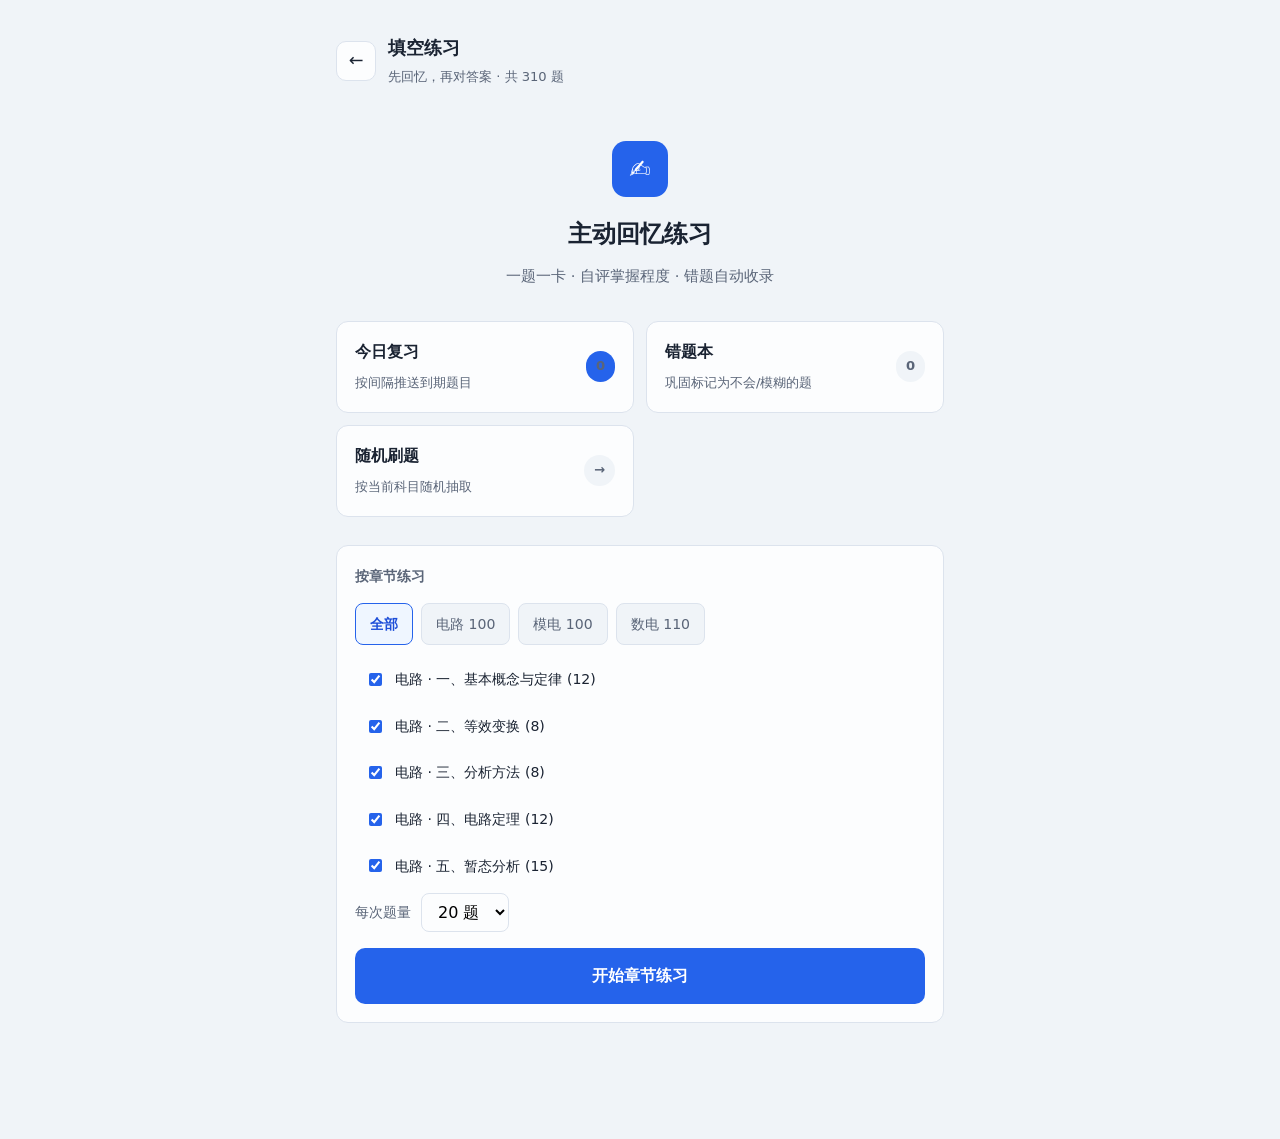
<file: quiz.html>
<!doctype html>
<html lang="zh-CN">
<head>
  <meta charset="UTF-8">
  <meta name="viewport" content="width=device-width, initial-scale=1.0, viewport-fit=cover">
  <meta name="description" content="电子信息 · 填空练习 · 主动回忆">
  <title>练习 · 电子信息</title>
  <link rel="stylesheet" href="quiz.css">
</head>
<body>
  <div class="quiz-app">

    <!-- 首页：选题 -->
    <div id="screenHome">
      <div class="quiz-topbar">
        <a class="back" href="index.html" title="返回速记">←</a>
        <div>
          <h1>填空练习</h1>
          <p>先回忆，再对答案 · 共 <span id="totalCards">—</span> 题</p>
        </div>
      </div>

      <div class="quiz-hero">
        <div class="icon">✍️</div>
        <h2>主动回忆练习</h2>
        <p class="sub">一题一卡 · 自评掌握程度 · 错题自动收录</p>
      </div>

      <div class="mode-grid">
        <button type="button" class="mode-btn primary" id="modeReview">
          <div>
            <strong>今日复习</strong>
            <span>按间隔推送到期题目</span>
          </div>
          <span class="mode-badge" id="badgeReview">0</span>
        </button>
        <button type="button" class="mode-btn" id="modeWrong">
          <div>
            <strong>错题本</strong>
            <span>巩固标记为不会/模糊的题</span>
          </div>
          <span class="mode-badge muted" id="badgeWrong">0</span>
        </button>
        <button type="button" class="mode-btn" id="modeRandom">
          <div>
            <strong>随机刷题</strong>
            <span>按当前科目随机抽取</span>
          </div>
          <span class="mode-badge muted">→</span>
        </button>
      </div>

      <div class="panel">
        <h3>按章节练习</h3>
        <div class="subject-tabs">
          <button type="button" class="subject-tab active" data-subject="all">全部</button>
          <button type="button" class="subject-tab" data-subject="circuit">电路 100</button>
          <button type="button" class="subject-tab" data-subject="analog">模电 100</button>
          <button type="button" class="subject-tab" data-subject="digital">数电 110</button>
        </div>
        <div class="chapter-list" id="chapterList"></div>
        <div class="count-row">
          <label for="countSelect">每次题量</label>
          <select id="countSelect">
            <option value="10">10 题</option>
            <option value="20" selected>20 题</option>
            <option value="30">30 题</option>
            <option value="0">全部</option>
          </select>
        </div>
        <button type="button" class="btn-start" id="btnStartChapter">开始章节练习</button>
      </div>
    </div>

    <!-- 做题 -->
    <div id="screenPractice" class="hidden">
      <div class="quiz-topbar">
        <a class="back" href="#" id="btnBackHome" title="返回">←</a>
        <div>
          <h1>练习中</h1>
          <p id="progressChapter">—</p>
        </div>
      </div>

      <div class="quiz-progress">
        <div class="progress-meta">
          <span class="chapter-label">进度</span>
          <span class="count-label" id="progressCount">1 / 20</span>
        </div>
        <div class="progress-bar">
          <div class="progress-fill" id="progressFill" style="width:0%"></div>
        </div>
      </div>

      <div class="question-card" id="questionCard">
        <span class="q-badge" id="qBadge">#1</span>
        <p class="q-prompt" id="qPrompt"></p>
        <p class="q-hint">先在心中作答，再点「显示答案」</p>
      </div>

      <div class="answer-panel" id="answerPanel">
        <h4>参考答案</h4>
        <p class="answer-text" id="answerText"></p>
        <a class="answer-link" id="readLink" href="index.html">📖 跳转背诵速记</a>
      </div>

      <button type="button" class="btn-reveal" id="btnReveal">显示答案</button>

      <div class="rate-bar" id="rateBar">
        <button type="button" class="rate-btn bad" id="rateBad">不会</button>
        <button type="button" class="rate-btn mid" id="rateMid">模糊</button>
        <button type="button" class="rate-btn good" id="rateGood">会</button>
      </div>

      <div class="nav-row">
        <button type="button" id="btnPrev">← 上一题</button>
      </div>
    </div>

    <!-- 小结 -->
    <div id="screenSummary" class="hidden">
      <div class="quiz-topbar">
        <a class="back" href="#" id="btnBackHome2" title="返回">←</a>
        <div>
          <h1>练习完成</h1>
          <p>用时约 <span id="sumTime">—</span> 分钟</p>
        </div>
      </div>

      <div class="summary-card">
        <div class="emoji">✓</div>
        <h2>本次 <span id="sumTotal">0</span> 题</h2>
        <div class="summary-stats">
          <div class="stat-box good">
            <span class="num" id="sumGood">0</span>
            <span class="label">会</span>
          </div>
          <div class="stat-box mid">
            <span class="num" id="sumMid">0</span>
            <span class="label">模糊</span>
          </div>
          <div class="stat-box bad">
            <span class="num" id="sumBad">0</span>
            <span class="label">不会</span>
          </div>
        </div>
      </div>

      <div class="panel" id="wrongSection">
        <h3>建议复习</h3>
        <ul class="wrong-list" id="wrongList"></ul>
      </div>

      <div class="summary-actions">
        <button type="button" class="btn-start" id="btnRetryWrong">再练错题</button>
        <a class="btn-secondary" href="index.html">返回速记</a>
        <a class="btn-secondary" href="quiz.html">继续练习</a>
      </div>

      <p style="text-align:center;color:var(--muted);font-size:0.85rem;margin-top:20px">
        明日待复习：<strong id="sumDue">0</strong> 题
      </p>
    </div>

  </div>
  <script src="quiz.js"></script>
</body>
</html>
</file>
<file: quiz.css>
:root {
  --bg: #f0f4f8;
  --paper: #fcfdfe;
  --ink: #1a2332;
  --muted: #5a6578;
  --line: #dce3ed;
  --must-bg: #fff8eb;
  --must-border: #e8a317;
  --def-bg: #edf7ff;
  --def-border: #3b9edd;
  --tip-bg: #eefbf3;
  --tip-border: #3dba7a;
  --bad-bg: #fef2f2;
  --bad-border: #f87171;
  --radius: 12px;
  --quiz-max: 640px;
}

*, *::before, *::after { box-sizing: border-box; }

html { scroll-behavior: smooth; }

body {
  margin: 0;
  color: var(--ink);
  background: var(--bg);
  font-family: "PingFang SC", "Microsoft YaHei UI", "Noto Sans SC", system-ui, sans-serif;
  font-size: 16px;
  line-height: 1.75;
  min-height: 100vh;
}

a { color: #2563eb; text-decoration: none; }
a:hover { text-decoration: underline; }

.quiz-app {
  max-width: var(--quiz-max);
  margin: 0 auto;
  padding: 20px 16px 100px;
  min-height: 100vh;
}

.quiz-topbar {
  display: flex;
  align-items: center;
  gap: 12px;
  margin-bottom: 24px;
}

.quiz-topbar .back {
  display: inline-flex;
  align-items: center;
  justify-content: center;
  width: 40px;
  height: 40px;
  border: 1px solid var(--line);
  border-radius: 10px;
  background: var(--paper);
  color: var(--ink);
  text-decoration: none;
  font-size: 1.1rem;
}

.quiz-topbar .back:hover { background: var(--bg); text-decoration: none; }

.quiz-topbar h1 {
  margin: 0;
  font-size: 1.15rem;
  font-weight: 700;
}

.quiz-topbar p {
  margin: 2px 0 0;
  font-size: 0.82rem;
  color: var(--muted);
}

/* Home screen */
.quiz-hero {
  text-align: center;
  padding: 28px 0 32px;
}

.quiz-hero .icon {
  display: inline-grid;
  place-items: center;
  width: 56px;
  height: 56px;
  border-radius: 14px;
  background: #2563eb;
  color: #fff;
  font-size: 1.6rem;
  margin-bottom: 16px;
}

.quiz-hero h2 {
  margin: 0 0 8px;
  font-size: 1.5rem;
}

.quiz-hero .sub {
  color: var(--muted);
  font-size: 0.92rem;
  margin: 0;
}

.mode-grid {
  display: grid;
  gap: 12px;
  margin-bottom: 28px;
}

.mode-btn {
  display: flex;
  align-items: center;
  justify-content: space-between;
  width: 100%;
  padding: 16px 18px;
  border: 1px solid var(--line);
  border-radius: var(--radius);
  background: var(--paper);
  cursor: pointer;
  text-align: left;
  font: inherit;
  color: var(--ink);
  transition: border-color 0.15s, box-shadow 0.15s;
}

.mode-btn:hover {
  border-color: #93c5fd;
  box-shadow: 0 2px 8px rgba(37, 99, 235, 0.08);
}

.mode-btn.primary {
  border-color: #2563eb;
  background: linear-gradient(135deg, #eff6ff 0%, var(--paper) 100%);
}

.mode-btn strong {
  display: block;
  font-size: 1rem;
  margin-bottom: 2px;
}

.mode-btn span {
  font-size: 0.82rem;
  color: var(--muted);
}

.mode-badge {
  flex-shrink: 0;
  padding: 4px 10px;
  border-radius: 20px;
  background: #2563eb;
  color: #fff;
  font-size: 0.78rem;
  font-weight: 600;
}

.mode-badge.muted {
  background: var(--bg);
  color: var(--muted);
}

.panel {
  padding: 18px;
  border: 1px solid var(--line);
  border-radius: var(--radius);
  background: var(--paper);
  margin-bottom: 16px;
}

.panel h3 {
  margin: 0 0 14px;
  font-size: 0.88rem;
  color: var(--muted);
  font-weight: 600;
}

.subject-tabs {
  display: flex;
  flex-wrap: wrap;
  gap: 8px;
  margin-bottom: 14px;
}

.subject-tab {
  padding: 8px 14px;
  border: 1px solid var(--line);
  border-radius: 8px;
  background: var(--bg);
  cursor: pointer;
  font: inherit;
  font-size: 0.88rem;
  color: var(--muted);
}

.subject-tab.active {
  border-color: #2563eb;
  background: #eff6ff;
  color: #1d4ed8;
  font-weight: 600;
}

.chapter-list {
  display: flex;
  flex-direction: column;
  gap: 6px;
  max-height: 220px;
  overflow-y: auto;
}

.chapter-item {
  display: flex;
  align-items: center;
  gap: 10px;
  padding: 8px 10px;
  border-radius: 8px;
  cursor: pointer;
  font-size: 0.88rem;
}

.chapter-item:hover { background: var(--bg); }

.chapter-item input { accent-color: #2563eb; }

.count-row {
  display: flex;
  align-items: center;
  gap: 10px;
  margin-top: 14px;
  flex-wrap: wrap;
}

.count-row label { font-size: 0.88rem; color: var(--muted); }

.count-row select {
  padding: 8px 12px;
  border: 1px solid var(--line);
  border-radius: 8px;
  font: inherit;
  background: var(--paper);
}

.btn-start {
  display: block;
  width: 100%;
  margin-top: 16px;
  padding: 14px;
  border: none;
  border-radius: 10px;
  background: #2563eb;
  color: #fff;
  font: inherit;
  font-size: 1rem;
  font-weight: 600;
  cursor: pointer;
}

.btn-start:hover { background: #1d4ed8; }
.btn-start:disabled { opacity: 0.45; cursor: not-allowed; }

/* Practice screen */
.quiz-progress {
  margin-bottom: 20px;
}

.progress-meta {
  display: flex;
  justify-content: space-between;
  align-items: baseline;
  margin-bottom: 8px;
  font-size: 0.85rem;
}

.progress-meta .chapter-label { color: var(--muted); }

.progress-meta .count-label { font-weight: 600; }

.progress-bar {
  height: 6px;
  border-radius: 3px;
  background: var(--line);
  overflow: hidden;
}

.progress-fill {
  height: 100%;
  background: #2563eb;
  border-radius: 3px;
  transition: width 0.25s ease;
}

.question-card {
  padding: 24px 20px;
  border: 1px solid var(--line);
  border-radius: var(--radius);
  background: var(--paper);
  margin-bottom: 16px;
  min-height: 160px;
}

.question-card.must {
  border-color: var(--must-border);
  background: var(--must-bg);
}

.q-badge {
  display: inline-block;
  margin-bottom: 12px;
  padding: 3px 10px;
  border-radius: 6px;
  font-size: 0.75rem;
  font-weight: 600;
  background: var(--must-border);
  color: #fff;
}

.q-badge.normal {
  background: var(--bg);
  color: var(--muted);
}

.q-prompt {
  font-size: 1.12rem;
  line-height: 1.85;
  margin: 0;
}

.q-prompt .blank {
  display: inline-block;
  min-width: 4em;
  border-bottom: 2px solid #2563eb;
  color: transparent;
  user-select: none;
}

.q-hint {
  margin: 16px 0 0;
  padding: 12px 14px;
  border-radius: 8px;
  background: var(--bg);
  color: var(--muted);
  font-size: 0.88rem;
  text-align: center;
}

.answer-panel {
  display: none;
  margin-bottom: 16px;
  padding: 18px;
  border: 1px solid var(--def-border);
  border-radius: var(--radius);
  background: var(--def-bg);
}

.answer-panel.visible { display: block; }

.answer-panel h4 {
  margin: 0 0 8px;
  font-size: 0.82rem;
  color: var(--muted);
  font-weight: 600;
}

.answer-text {
  margin: 0 0 12px;
  font-size: 1.05rem;
  font-weight: 600;
  color: #1d4ed8;
}

.answer-link {
  font-size: 0.88rem;
}

.btn-reveal {
  display: block;
  width: 100%;
  padding: 14px;
  border: 1px solid var(--line);
  border-radius: 10px;
  background: var(--paper);
  font: inherit;
  font-size: 1rem;
  font-weight: 600;
  cursor: pointer;
  margin-bottom: 12px;
}

.btn-reveal:hover { background: var(--bg); }

.btn-reveal.hidden { display: none; }

.rate-bar {
  display: none;
  grid-template-columns: 1fr 1fr 1fr;
  gap: 8px;
  margin-bottom: 12px;
}

.rate-bar.visible { display: grid; }

.rate-btn {
  padding: 12px 8px;
  border: 1px solid var(--line);
  border-radius: 10px;
  background: var(--paper);
  font: inherit;
  font-size: 0.88rem;
  font-weight: 600;
  cursor: pointer;
}

.rate-btn.bad { border-color: #fecaca; color: #b91c1c; }
.rate-btn.bad:hover { background: var(--bad-bg); }
.rate-btn.mid { border-color: #fde68a; color: #b45309; }
.rate-btn.mid:hover { background: #fffbeb; }
.rate-btn.good { border-color: #bbf7d0; color: #15803d; }
.rate-btn.good:hover { background: var(--tip-bg); }

.nav-row {
  display: flex;
  gap: 10px;
}

.nav-row button {
  flex: 1;
  padding: 12px;
  border: 1px solid var(--line);
  border-radius: 10px;
  background: var(--paper);
  font: inherit;
  cursor: pointer;
}

.nav-row button:disabled { opacity: 0.4; cursor: not-allowed; }

/* Summary */
.summary-card {
  text-align: center;
  padding: 32px 20px;
  border: 1px solid var(--line);
  border-radius: var(--radius);
  background: var(--paper);
  margin-bottom: 20px;
}

.summary-card .emoji { font-size: 2.5rem; margin-bottom: 12px; }

.summary-card h2 { margin: 0 0 8px; font-size: 1.35rem; }

.summary-stats {
  display: grid;
  grid-template-columns: repeat(3, 1fr);
  gap: 10px;
  margin: 24px 0;
}

.stat-box {
  padding: 14px 8px;
  border-radius: 10px;
  background: var(--bg);
}

.stat-box .num {
  display: block;
  font-size: 1.5rem;
  font-weight: 700;
}

.stat-box .label {
  font-size: 0.78rem;
  color: var(--muted);
}

.stat-box.good .num { color: #15803d; }
.stat-box.mid .num { color: #b45309; }
.stat-box.bad .num { color: #b91c1c; }

.wrong-list {
  text-align: left;
  margin: 20px 0;
  padding: 0;
  list-style: none;
}

.wrong-list li {
  padding: 10px 0;
  border-bottom: 1px solid var(--line);
  font-size: 0.88rem;
  color: var(--muted);
}

.wrong-list li:last-child { border-bottom: none; }

.summary-actions {
  display: flex;
  flex-direction: column;
  gap: 10px;
}

.summary-actions a,
.summary-actions button {
  display: block;
  padding: 14px;
  border-radius: 10px;
  font: inherit;
  font-size: 0.95rem;
  font-weight: 600;
  text-align: center;
  cursor: pointer;
  text-decoration: none;
}

.btn-secondary {
  border: 1px solid var(--line);
  background: var(--paper);
  color: var(--ink);
}

.hidden { display: none !important; }

.loading {
  text-align: center;
  padding: 60px 20px;
  color: var(--muted);
}

@media (max-width: 480px) {
  .quiz-app { padding: 12px 12px 88px; }
  .question-card { padding: 20px 16px; }
  .q-prompt { font-size: 1.05rem; }
  .rate-btn { padding: 14px 6px; font-size: 0.85rem; }
}

@media (min-width: 720px) {
  .quiz-app { padding-top: 32px; }
  .mode-grid { grid-template-columns: 1fr 1fr; }
  .mode-btn.primary { grid-column: 1 / -1; }
}
</file>
